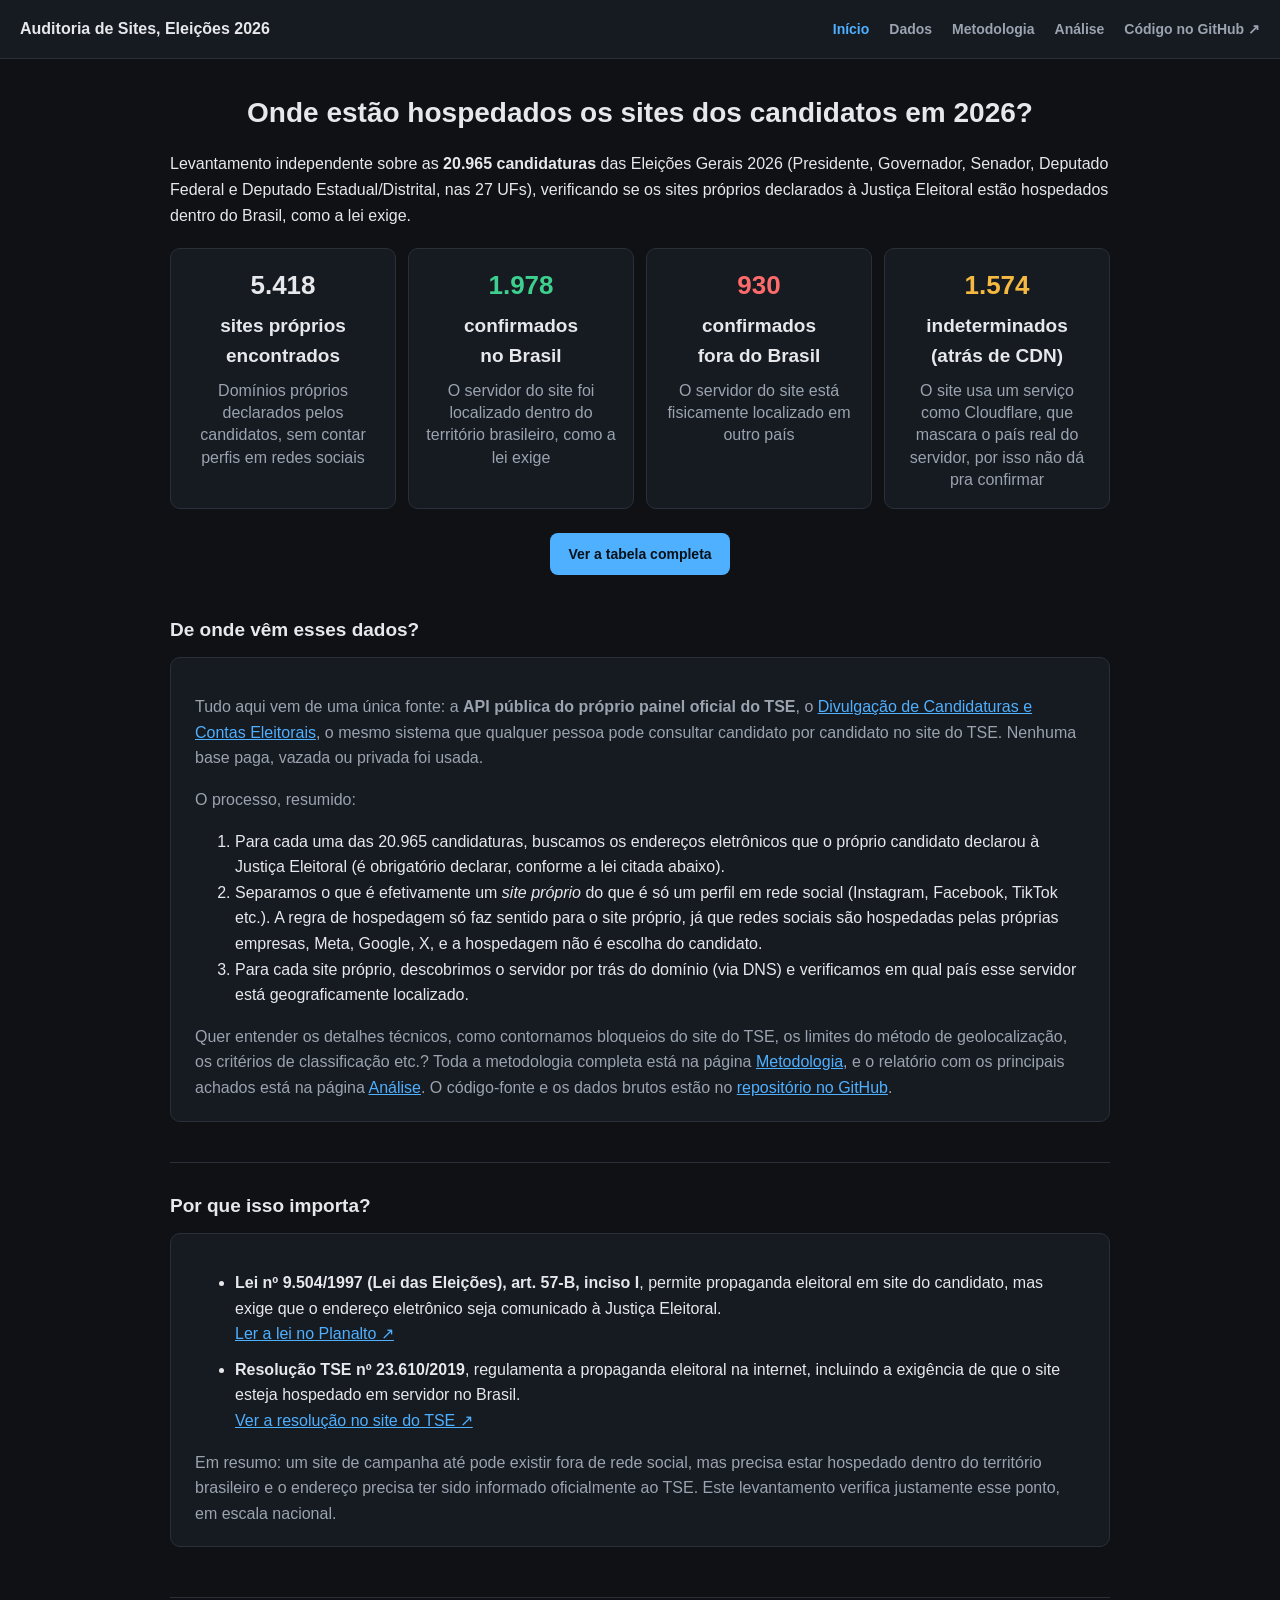
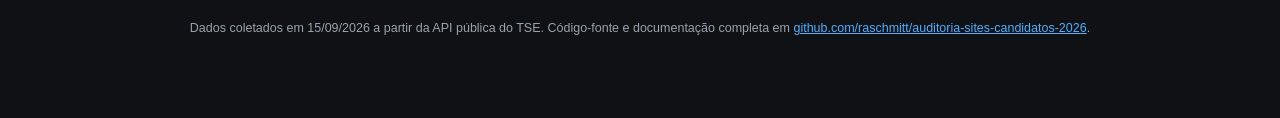
<file: docs/index.html>
<!DOCTYPE html>
<html lang="pt-BR">
<head>
<meta charset="UTF-8">
<meta name="viewport" content="width=device-width, initial-scale=1.0">
<title>Auditoria de Sites de Candidatos 2026</title>
<link rel="stylesheet" href="assets/style.css">
</head>
<body>

<nav class="topbar">
  <span class="brand">Auditoria de Sites, Eleições 2026</span>
  <a href="index.html" class="active">Início</a>
  <a href="dados.html">Dados</a>
  <a href="metodologia.html">Metodologia</a>
  <a href="analise.html">Análise</a>
  <a href="https://github.com/raschmitt/auditoria-sites-candidatos-2026" target="_blank">Código no GitHub ↗</a>
</nav>

<div class="wrap">

  <h1 style="text-align:center;">Onde estão hospedados os sites dos candidatos em 2026?</h1>
  <p class="lead">
    Levantamento independente sobre as <strong>20.965 candidaturas</strong> das
    Eleições Gerais 2026 (Presidente, Governador, Senador, Deputado Federal e
    Deputado Estadual/Distrital, nas 27 UFs), verificando se os sites próprios
    declarados à Justiça Eleitoral estão hospedados dentro do Brasil, como a
    lei exige.
  </p>

  <div class="stat-grid">
    <div class="stat-card">
      <div class="num">5.418</div>
      <div class="lbl">sites próprios encontrados</div>
      <div class="desc">Domínios próprios declarados pelos candidatos, sem contar perfis em redes sociais</div>
    </div>
    <div class="stat-card ok">
      <div class="num">1.978</div>
      <div class="lbl">confirmados<br>no Brasil</div>
      <div class="desc">O servidor do site foi localizado dentro do território brasileiro, como a lei exige</div>
    </div>
    <div class="stat-card bad">
      <div class="num">930</div>
      <div class="lbl">confirmados<br>fora do Brasil</div>
      <div class="desc">O servidor do site está fisicamente localizado em outro país</div>
    </div>
    <div class="stat-card warn">
      <div class="num">1.574</div>
      <div class="lbl">indeterminados (atrás de CDN)</div>
      <div class="desc">O site usa um serviço como Cloudflare, que mascara o país real do servidor, por isso não dá pra confirmar</div>
    </div>
  </div>

  <p style="text-align:center; margin: 24px 0 40px;">
    <a class="btn" href="dados.html">Ver a tabela completa</a>
  </p>

  <h2>De onde vêm esses dados?</h2>
  <div class="card">
    <p>
      Tudo aqui vem de uma única fonte: a <strong>API pública do próprio
      painel oficial do TSE</strong>, o
      <a href="https://divulgacandcontas.tse.jus.br/divulga/" target="_blank">Divulgação de Candidaturas e Contas Eleitorais</a>,
      o mesmo sistema que qualquer pessoa pode consultar candidato por
      candidato no site do TSE. Nenhuma base paga, vazada ou privada foi
      usada.
    </p>
    <p>
      O processo, resumido:
    </p>
    <ol>
      <li>Para cada uma das 20.965 candidaturas, buscamos os endereços
        eletrônicos que o próprio candidato declarou à Justiça Eleitoral
        (é obrigatório declarar, conforme a lei citada abaixo).</li>
      <li>Separamos o que é efetivamente um <em>site próprio</em> do que é só
        um perfil em rede social (Instagram, Facebook, TikTok etc.). A regra
        de hospedagem só faz sentido para o site próprio, já que redes
        sociais são hospedadas pelas próprias empresas, Meta, Google, X,
        e a hospedagem não é escolha do candidato.</li>
      <li>Para cada site próprio, descobrimos o servidor por trás do domínio
        (via DNS) e verificamos em qual país esse servidor está
        geograficamente localizado.</li>
    </ol>
    <p style="margin-bottom:0;">
      Quer entender os detalhes técnicos, como contornamos bloqueios do site
      do TSE, os limites do método de geolocalização, os critérios de
      classificação etc.? Toda a metodologia completa está na página
      <a href="metodologia.html">Metodologia</a>, e o relatório com os
      principais achados está na página <a href="analise.html">Análise</a>.
      O código-fonte e os dados brutos estão no
      <a href="https://github.com/raschmitt/auditoria-sites-candidatos-2026" target="_blank">repositório no GitHub</a>.
    </p>
  </div>

  <h2>Por que isso importa?</h2>
  <div class="card">
    <ul class="legis">
      <li>
        <strong>Lei nº 9.504/1997 (Lei das Eleições), art. 57-B, inciso I</strong>,
        permite propaganda eleitoral em site do candidato, mas exige que o
        endereço eletrônico seja comunicado à Justiça Eleitoral.
        <br><a href="https://www.planalto.gov.br/ccivil_03/leis/l9504.htm" target="_blank">Ler a lei no Planalto ↗</a>
      </li>
      <li>
        <strong>Resolução TSE nº 23.610/2019</strong>, regulamenta a
        propaganda eleitoral na internet, incluindo a exigência de que o
        site esteja hospedado em servidor no Brasil.
        <br><a href="https://www.tse.jus.br/legislacao/compilada/res/2019/resolucao-no-23-610-de-18-de-dezembro-de-2019" target="_blank">Ver a resolução no site do TSE ↗</a>
      </li>
    </ul>
    <p style="margin-bottom:0;">
      Em resumo: um site de campanha até pode existir fora de rede social,
      mas precisa estar hospedado dentro do território brasileiro e o
      endereço precisa ter sido informado oficialmente ao TSE. Este
      levantamento verifica justamente esse ponto, em escala nacional.
    </p>
  </div>

  <footer>
    Dados coletados em 15/09/2026 a partir da API pública do TSE.
    Código-fonte e documentação completa em
    <a href="https://github.com/raschmitt/auditoria-sites-candidatos-2026" target="_blank">github.com/raschmitt/auditoria-sites-candidatos-2026</a>.
  </footer>

</div>
</body>
</html>
</file>
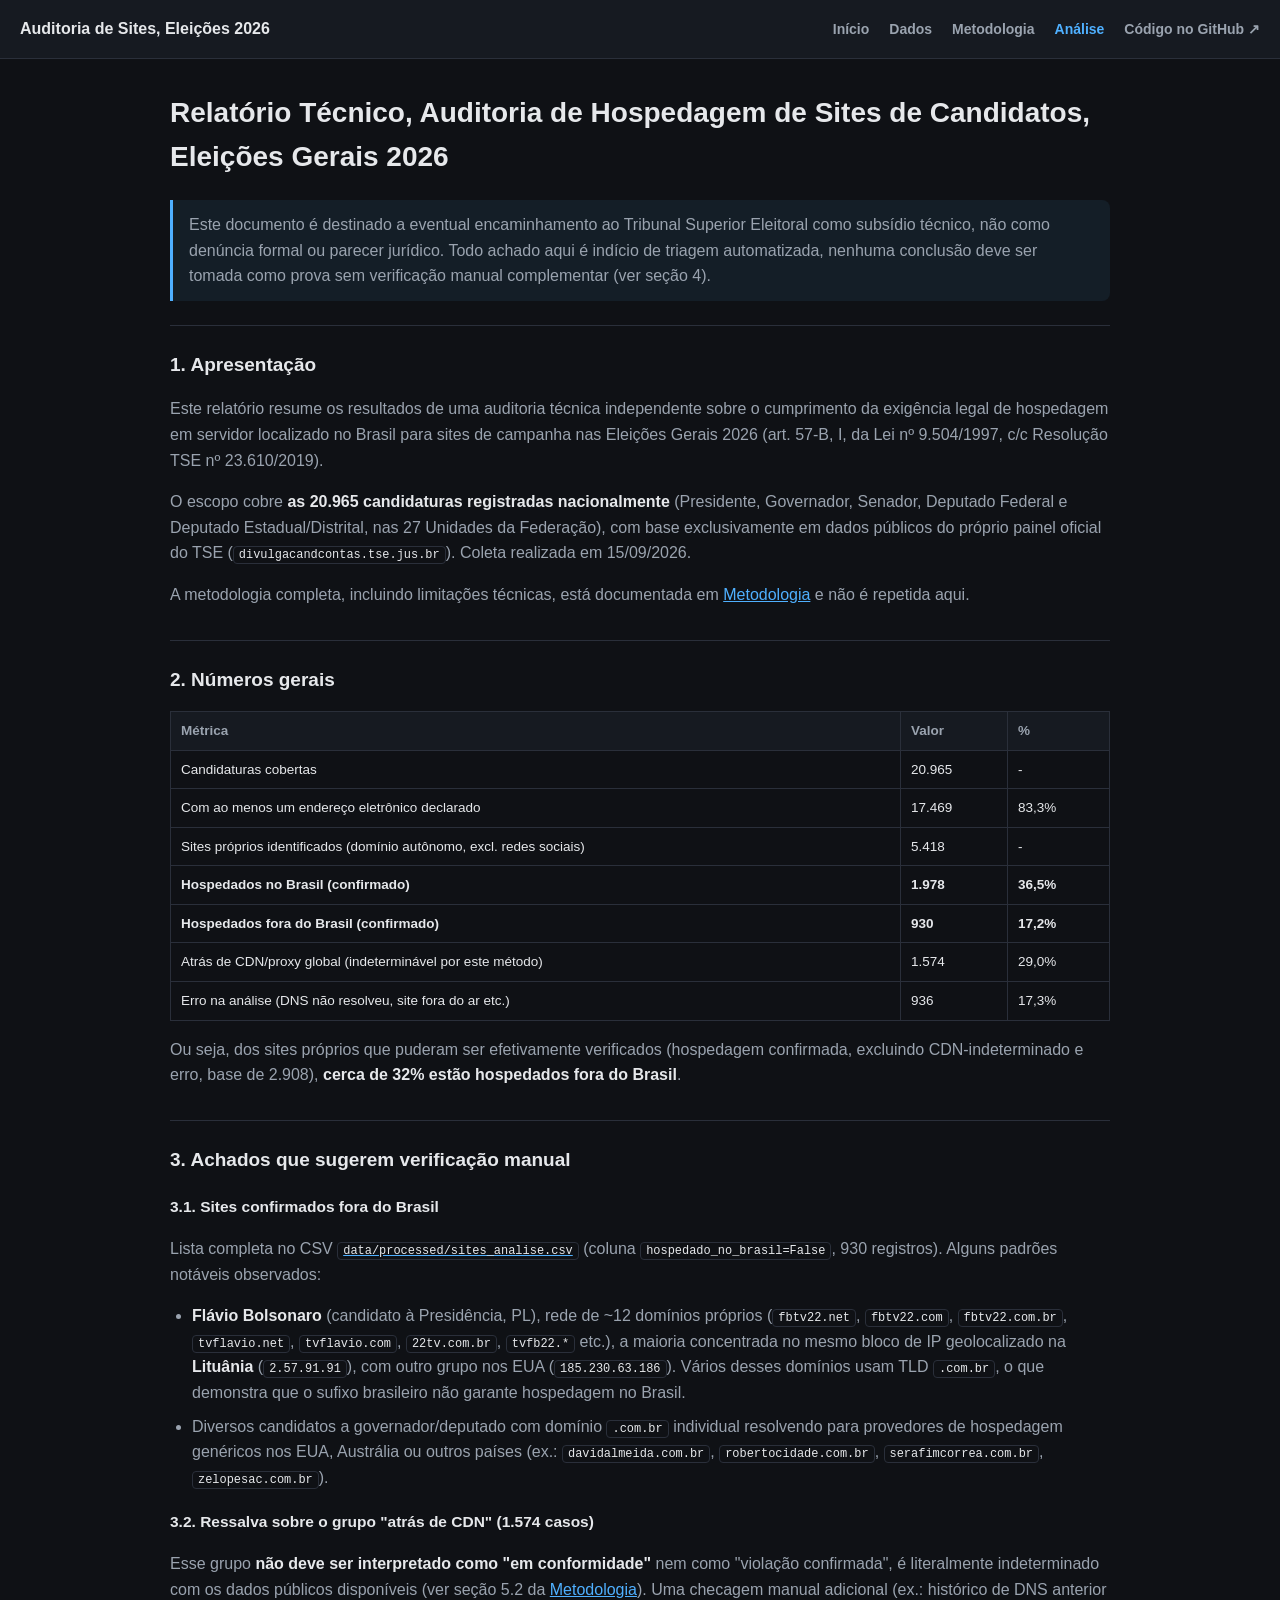
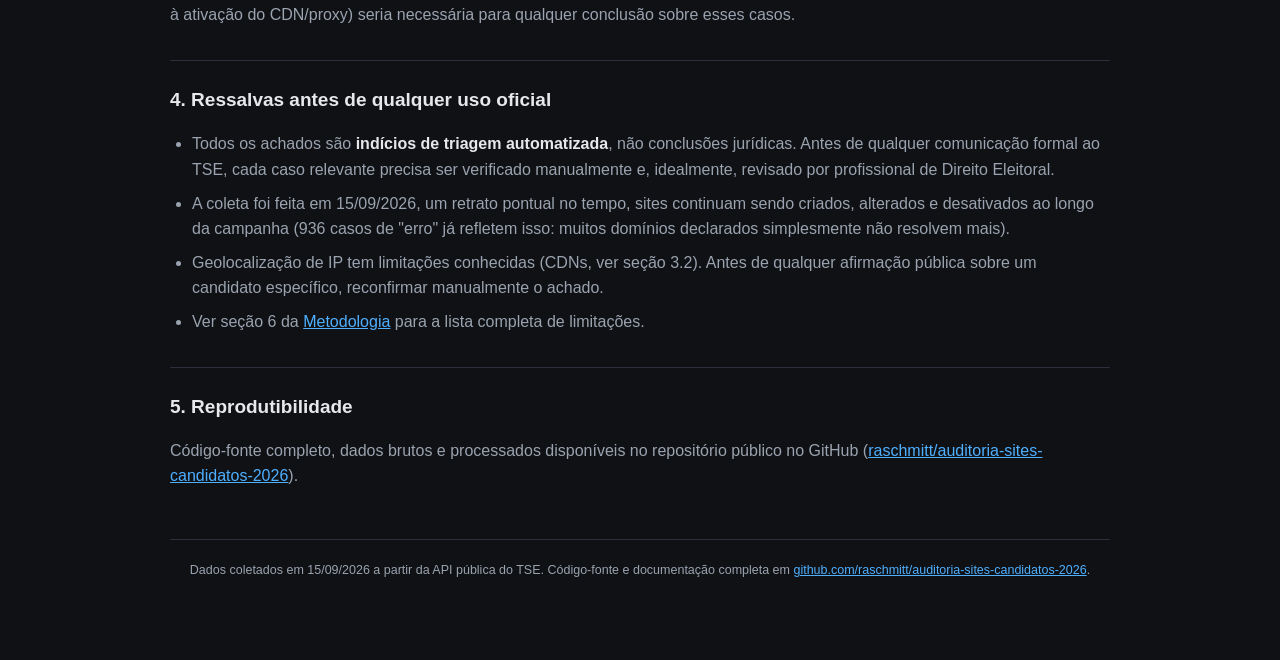
<file: docs/analise.html>
<!DOCTYPE html>
<html lang="pt-BR">
<head>
<meta charset="UTF-8">
<meta name="viewport" content="width=device-width, initial-scale=1.0">
<title>Análise, Auditoria de Sites de Candidatos 2026</title>
<link rel="stylesheet" href="assets/style.css">
</head>
<body>

<nav class="topbar">
  <span class="brand">Auditoria de Sites, Eleições 2026</span>
  <a href="index.html">Início</a>
  <a href="dados.html">Dados</a>
  <a href="metodologia.html">Metodologia</a>
  <a href="analise.html" class="active">Análise</a>
  <a href="https://github.com/raschmitt/auditoria-sites-candidatos-2026" target="_blank">Código no GitHub ↗</a>
</nav>

<div class="wrap prose">

  <h1>Relatório Técnico, Auditoria de Hospedagem de Sites de Candidatos, Eleições Gerais 2026</h1>

  <blockquote>
    <p>
      Este documento é destinado a eventual encaminhamento ao Tribunal
      Superior Eleitoral como subsídio técnico, não como denúncia formal
      ou parecer jurídico. Todo achado aqui é indício de triagem
      automatizada, nenhuma conclusão deve ser tomada como prova sem
      verificação manual complementar (ver seção 4).
    </p>
  </blockquote>

  <h2>1. Apresentação</h2>
  <p>
    Este relatório resume os resultados de uma auditoria técnica
    independente sobre o cumprimento da exigência legal de hospedagem em
    servidor localizado no Brasil para sites de campanha nas Eleições
    Gerais 2026 (art. 57-B, I, da Lei nº 9.504/1997, c/c Resolução TSE
    nº 23.610/2019).
  </p>
  <p>
    O escopo cobre <strong>as 20.965 candidaturas registradas nacionalmente</strong>
    (Presidente, Governador, Senador, Deputado Federal e Deputado
    Estadual/Distrital, nas 27 Unidades da Federação), com base
    exclusivamente em dados públicos do próprio painel oficial do TSE
    (<code>divulgacandcontas.tse.jus.br</code>). Coleta realizada em 15/09/2026.
  </p>
  <p>
    A metodologia completa, incluindo limitações técnicas, está documentada
    em <a href="metodologia.html">Metodologia</a> e não é repetida aqui.
  </p>

  <h2>2. Números gerais</h2>
  <table>
    <thead><tr><th>Métrica</th><th>Valor</th><th>%</th></tr></thead>
    <tbody>
      <tr><td>Candidaturas cobertas</td><td>20.965</td><td>-</td></tr>
      <tr><td>Com ao menos um endereço eletrônico declarado</td><td>17.469</td><td>83,3%</td></tr>
      <tr><td>Sites próprios identificados (domínio autônomo, excl. redes sociais)</td><td>5.418</td><td>-</td></tr>
      <tr><td><strong>Hospedados no Brasil (confirmado)</strong></td><td><strong>1.978</strong></td><td><strong>36,5%</strong></td></tr>
      <tr><td><strong>Hospedados fora do Brasil (confirmado)</strong></td><td><strong>930</strong></td><td><strong>17,2%</strong></td></tr>
      <tr><td>Atrás de CDN/proxy global (indeterminável por este método)</td><td>1.574</td><td>29,0%</td></tr>
      <tr><td>Erro na análise (DNS não resolveu, site fora do ar etc.)</td><td>936</td><td>17,3%</td></tr>
    </tbody>
  </table>
  <p>
    Ou seja, dos sites próprios que puderam ser efetivamente verificados
    (hospedagem confirmada, excluindo CDN-indeterminado e erro, base de
    2.908), <strong>cerca de 32% estão hospedados fora do Brasil</strong>.
  </p>

  <h2>3. Achados que sugerem verificação manual</h2>

  <h3>3.1. Sites confirmados fora do Brasil</h3>
  <p>
    Lista completa no CSV
    <a href="https://github.com/raschmitt/auditoria-sites-candidatos-2026/blob/master/data/processed/sites_analise.csv" target="_blank"><code>data/processed/sites_analise.csv</code></a>
    (coluna <code>hospedado_no_brasil=False</code>, 930 registros).
    Alguns padrões notáveis observados:
  </p>
  <ul>
    <li><strong>Flávio Bolsonaro</strong> (candidato à Presidência, PL), rede de ~12
      domínios próprios (<code>fbtv22.net</code>, <code>fbtv22.com</code>, <code>fbtv22.com.br</code>,
      <code>tvflavio.net</code>, <code>tvflavio.com</code>, <code>22tv.com.br</code>, <code>tvfb22.*</code> etc.),
      a maioria concentrada no mesmo bloco de IP geolocalizado na
      <strong>Lituânia</strong> (<code>2.57.91.91</code>), com outro grupo nos EUA
      (<code>185.230.63.186</code>). Vários desses domínios usam TLD <code>.com.br</code>, o que
      demonstra que o sufixo brasileiro não garante hospedagem no Brasil.</li>
    <li>Diversos candidatos a governador/deputado com domínio <code>.com.br</code>
      individual resolvendo para provedores de hospedagem genéricos nos
      EUA, Austrália ou outros países (ex.: <code>davidalmeida.com.br</code>,
      <code>robertocidade.com.br</code>, <code>serafimcorrea.com.br</code>, <code>zelopesac.com.br</code>).</li>
  </ul>

  <h3>3.2. Ressalva sobre o grupo "atrás de CDN" (1.574 casos)</h3>
  <p>
    Esse grupo <strong>não deve ser interpretado como "em conformidade"</strong> nem
    como "violação confirmada", é literalmente indeterminado com os dados
    públicos disponíveis (ver seção 5.2 da <a href="metodologia.html">Metodologia</a>).
    Uma checagem manual adicional (ex.: histórico de DNS anterior à ativação
    do CDN/proxy) seria necessária para qualquer conclusão sobre esses casos.
  </p>

  <h2>4. Ressalvas antes de qualquer uso oficial</h2>
  <ul>
    <li>Todos os achados são <strong>indícios de triagem automatizada</strong>, não
      conclusões jurídicas. Antes de qualquer comunicação formal ao TSE,
      cada caso relevante precisa ser verificado manualmente e, idealmente,
      revisado por profissional de Direito Eleitoral.</li>
    <li>A coleta foi feita em 15/09/2026, um retrato pontual no tempo, sites
      continuam sendo criados, alterados e desativados ao longo da campanha
      (936 casos de "erro" já refletem isso: muitos domínios declarados
      simplesmente não resolvem mais).</li>
    <li>Geolocalização de IP tem limitações conhecidas (CDNs, ver seção 3.2).
      Antes de qualquer afirmação pública sobre um candidato específico,
      reconfirmar manualmente o achado.</li>
    <li>Ver seção 6 da <a href="metodologia.html">Metodologia</a> para a lista completa de limitações.</li>
  </ul>

  <h2>5. Reprodutibilidade</h2>
  <p>
    Código-fonte completo, dados brutos e processados disponíveis no
    repositório público no GitHub
    (<a href="https://github.com/raschmitt/auditoria-sites-candidatos-2026" target="_blank">raschmitt/auditoria-sites-candidatos-2026</a>).
  </p>

  <footer>
    Dados coletados em 15/09/2026 a partir da API pública do TSE.
    Código-fonte e documentação completa em
    <a href="https://github.com/raschmitt/auditoria-sites-candidatos-2026" target="_blank">github.com/raschmitt/auditoria-sites-candidatos-2026</a>.
  </footer>

</div>
</body>
</html>
</file>
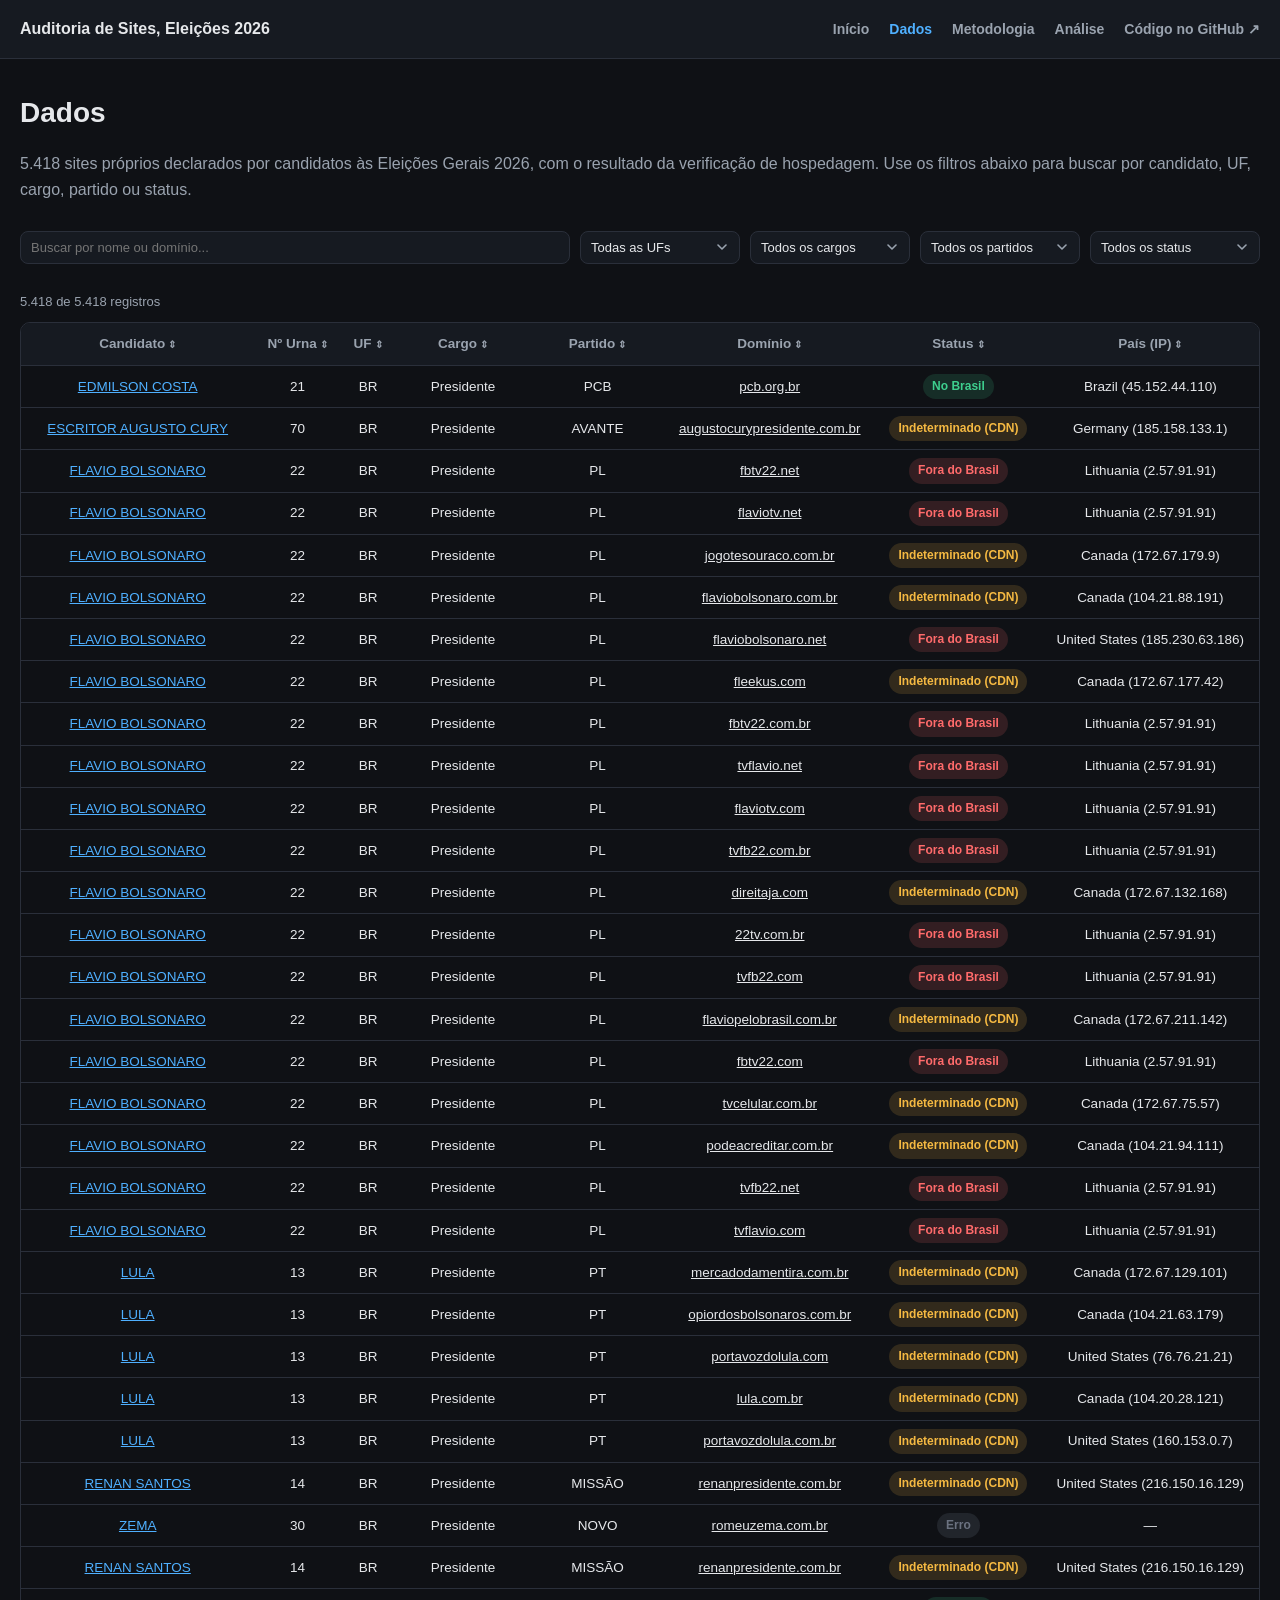
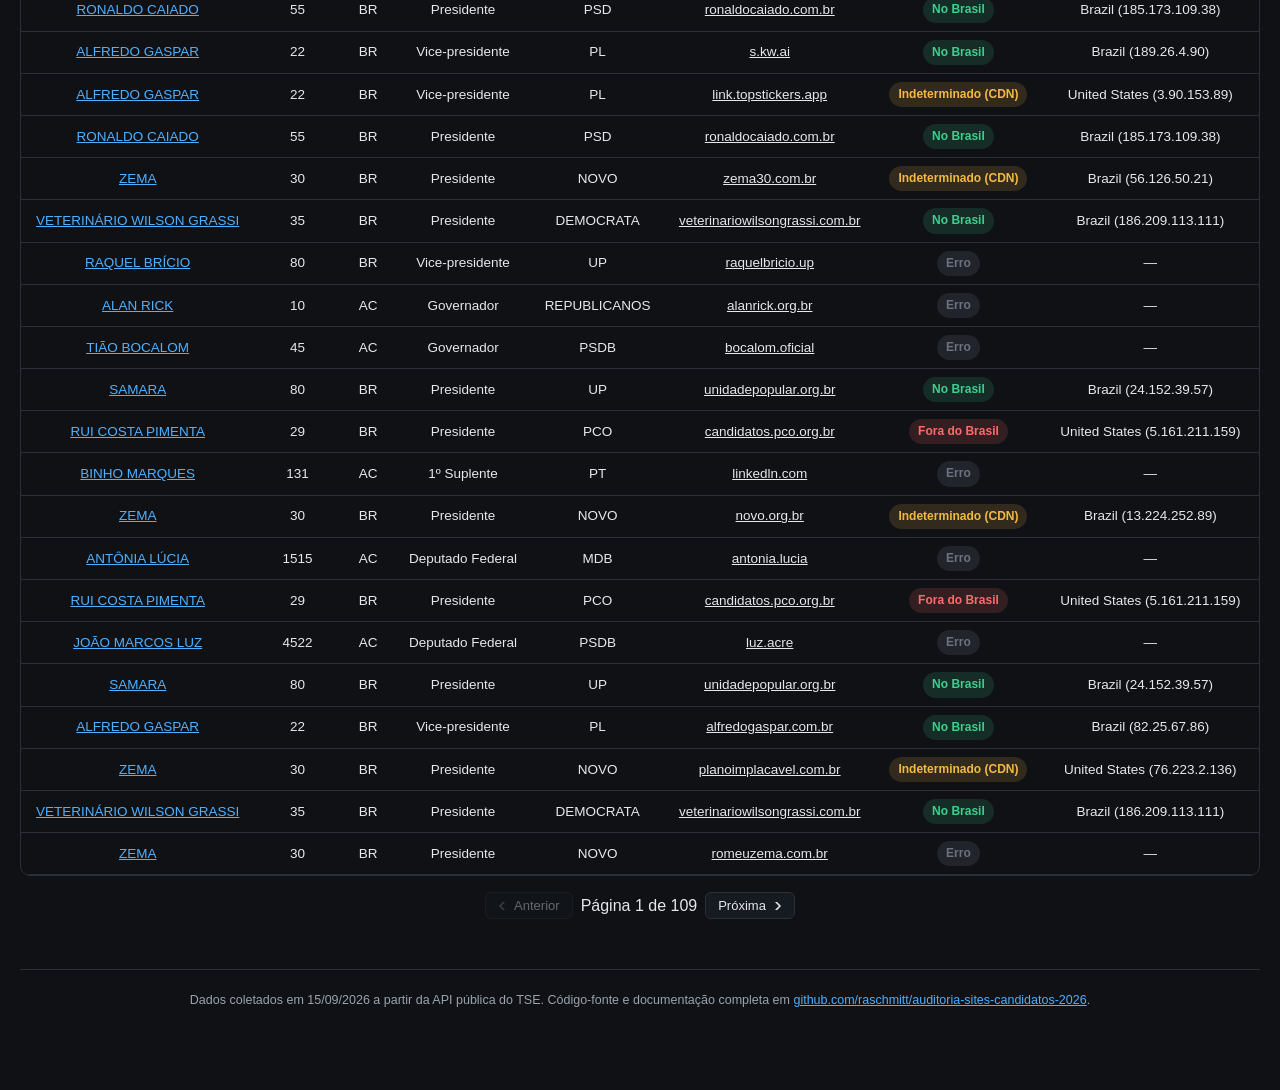
<file: docs/dados.html>
<!DOCTYPE html>
<html lang="pt-BR">
<head>
<meta charset="UTF-8">
<meta name="viewport" content="width=device-width, initial-scale=1.0">
<title>Dados, Auditoria de Sites de Candidatos 2026</title>
<link rel="stylesheet" href="assets/style.css">
</head>
<body>

<nav class="topbar">
  <span class="brand">Auditoria de Sites, Eleições 2026</span>
  <a href="index.html">Início</a>
  <a href="dados.html" class="active">Dados</a>
  <a href="metodologia.html">Metodologia</a>
  <a href="analise.html">Análise</a>
  <a href="https://github.com/raschmitt/auditoria-sites-candidatos-2026" target="_blank">Código no GitHub ↗</a>
</nav>

<div class="wrap wide">
  <h1>Dados</h1>
  <p>5.418 sites próprios declarados por candidatos às Eleições Gerais 2026,
  com o resultado da verificação de hospedagem. Use os filtros abaixo para
  buscar por candidato, UF, cargo, partido ou status.</p>

  <div class="filters">
    <input type="search" id="f-busca" placeholder="Buscar por nome ou domínio...">
    <select id="f-uf"><option value="">Todas as UFs</option></select>
    <select id="f-cargo"><option value="">Todos os cargos</option></select>
    <select id="f-partido"><option value="">Todos os partidos</option></select>
    <select id="f-status">
      <option value="">Todos os status</option>
      <option value="br">No Brasil</option>
      <option value="fora">Fora do Brasil</option>
      <option value="cdn">Indeterminado (CDN)</option>
      <option value="erro">Erro</option>
    </select>
  </div>

  <div class="count-line" id="count-line">Carregando dados...</div>

  <div class="table-scroll">
    <table>
      <thead>
        <tr>
          <th data-sort="nome_urna">Candidato<span class="sort-arrow"></span></th>
          <th data-sort="numero">Nº Urna<span class="sort-arrow"></span></th>
          <th data-sort="uf">UF<span class="sort-arrow"></span></th>
          <th data-sort="cargo_nome">Cargo<span class="sort-arrow"></span></th>
          <th data-sort="partido_sigla">Partido<span class="sort-arrow"></span></th>
          <th data-sort="dominio">Domínio<span class="sort-arrow"></span></th>
          <th data-sort="_status">Status<span class="sort-arrow"></span></th>
          <th data-sort="pais">País (IP)<span class="sort-arrow"></span></th>
        </tr>
      </thead>
      <tbody id="tbody"></tbody>
    </table>
  </div>

  <div class="pagination">
    <button id="btn-prev"><span class="chevron"></span> Anterior</button>
    <span id="page-info"></span>
    <button id="btn-next">Próxima <span class="chevron"></span></button>
  </div>

  <footer>
    Dados coletados em 15/09/2026 a partir da API pública do TSE.
    Código-fonte e documentação completa em
    <a href="https://github.com/raschmitt/auditoria-sites-candidatos-2026" target="_blank">github.com/raschmitt/auditoria-sites-candidatos-2026</a>.
  </footer>
</div>

<script>
const ELEICAO_ID = '20322002026';
const UF_REGIAO = {
  BR: 'BR',
  AC: 'NORTE', AM: 'NORTE', AP: 'NORTE', PA: 'NORTE', RO: 'NORTE', RR: 'NORTE', TO: 'NORTE',
  AL: 'NORDESTE', BA: 'NORDESTE', CE: 'NORDESTE', MA: 'NORDESTE', PB: 'NORDESTE',
  PE: 'NORDESTE', PI: 'NORDESTE', RN: 'NORDESTE', SE: 'NORDESTE',
  DF: 'CENTROOESTE', GO: 'CENTROOESTE', MS: 'CENTROOESTE', MT: 'CENTROOESTE',
  ES: 'SUDESTE', MG: 'SUDESTE', RJ: 'SUDESTE', SP: 'SUDESTE',
  PR: 'SUL', RS: 'SUL', SC: 'SUL',
};
function linkTse(r) {
  const regiao = UF_REGIAO[r.uf] || r.uf;
  return `https://divulgacandcontas.tse.jus.br/divulga/#/candidato/${regiao}/${r.uf}/${ELEICAO_ID}/${r.candidato_id}/2026/${r.uf}`;
}

const PAGE_SIZE = 50;
let ALL = [];
let FILTERED = [];
let page = 0;
let sortCol = null;
let sortDir = 1; // 1 = crescente, -1 = decrescente

function statusDe(r) {
  if (r.hospedado_no_brasil === 'True') return 'br';
  if (r.hospedado_no_brasil === 'False') return 'fora';
  if (r.atras_de_cdn_proxy) return 'cdn';
  if (r.hospedagem_erro) return 'erro';
  return 'outro';
}
function statusLabel(s) {
  return {br: 'No Brasil', fora: 'Fora do Brasil', cdn: 'Indeterminado (CDN)', erro: 'Erro', outro: '—'}[s] || '—';
}

function preencherSelect(id, valores) {
  const sel = document.getElementById(id);
  [...new Set(valores)].filter(Boolean).sort().forEach(v => {
    const opt = document.createElement('option');
    opt.value = v; opt.textContent = v;
    sel.appendChild(opt);
  });
}

function aplicarFiltros() {
  const busca = document.getElementById('f-busca').value.trim().toLowerCase();
  const uf = document.getElementById('f-uf').value;
  const cargo = document.getElementById('f-cargo').value;
  const partido = document.getElementById('f-partido').value;
  const status = document.getElementById('f-status').value;

  FILTERED = ALL.filter(r => {
    if (uf && r.uf !== uf) return false;
    if (cargo && r.cargo_nome !== cargo) return false;
    if (partido && r.partido_sigla !== partido) return false;
    if (status && statusDe(r) !== status) return false;
    if (busca) {
      const alvo = (r.nome_urna + ' ' + r.dominio + ' ' + r.numero).toLowerCase();
      if (!alvo.includes(busca)) return false;
    }
    return true;
  });
  page = 0;
  aplicarOrdenacao();
}

function valorParaOrdenar(r, col) {
  if (col === '_status') return statusLabel(statusDe(r));
  const v = r[col];
  return (v == null ? '' : String(v)).toLowerCase();
}

function aplicarOrdenacao() {
  if (sortCol) {
    FILTERED = FILTERED.slice().sort((a, b) => {
      const va = valorParaOrdenar(a, sortCol);
      const vb = valorParaOrdenar(b, sortCol);
      if (va < vb) return -1 * sortDir;
      if (va > vb) return 1 * sortDir;
      return 0;
    });
  }
  atualizarSetas();
  render();
}

function atualizarSetas() {
  document.querySelectorAll('th[data-sort]').forEach(th => {
    const arrow = th.querySelector('.sort-arrow');
    if (th.dataset.sort === sortCol) {
      arrow.textContent = sortDir === 1 ? ' ▲' : ' ▼';
    } else {
      arrow.textContent = ' ⇕';
    }
  });
}

document.querySelectorAll('th[data-sort]').forEach(th => {
  th.addEventListener('click', () => {
    const col = th.dataset.sort;
    if (sortCol === col) {
      sortDir = -sortDir;
    } else {
      sortCol = col;
      sortDir = 1;
    }
    page = 0;
    aplicarOrdenacao();
  });
});

function render() {
  const tbody = document.getElementById('tbody');
  const start = page * PAGE_SIZE;
  const rows = FILTERED.slice(start, start + PAGE_SIZE);
  tbody.innerHTML = rows.map(r => {
    const s = statusDe(r);
    const pais = r.pais ? `${r.pais}${r.ip ? ' ('+r.ip+')' : ''}` : (r.hospedagem_erro ? '—' : (r.atras_de_cdn_proxy || '—'));
    return `<tr>
      <td><a href="${linkTse(r)}" target="_blank" rel="noopener" title="Ver candidato no TSE">${esc(r.nome_urna)}</a></td>
      <td>${esc(r.numero)}</td>
      <td>${esc(r.uf)}</td>
      <td>${esc(r.cargo_nome)}</td>
      <td>${esc(r.partido_sigla)}</td>
      <td class="dom"><a href="https://${esc(r.dominio)}" target="_blank" rel="noopener">${esc(r.dominio)}</a></td>
      <td><span class="badge ${s}">${statusLabel(s)}</span></td>
      <td>${esc(pais)}</td>
    </tr>`;
  }).join('');

  const totalPaginas = Math.max(1, Math.ceil(FILTERED.length / PAGE_SIZE));
  document.getElementById('page-info').textContent = `Página ${page + 1} de ${totalPaginas}`;
  document.getElementById('btn-prev').disabled = page === 0;
  document.getElementById('btn-next').disabled = page >= totalPaginas - 1;
  document.getElementById('count-line').textContent =
    `${FILTERED.length.toLocaleString('pt-BR')} de ${ALL.length.toLocaleString('pt-BR')} registros`;
}

function esc(s) {
  if (s == null) return '';
  return String(s).replace(/[&<>"']/g, c => ({'&':'&amp;','<':'&lt;','>':'&gt;','"':'&quot;',"'":'&#39;'}[c]));
}

document.getElementById('btn-prev').addEventListener('click', () => { if (page > 0) { page--; render(); } });
document.getElementById('btn-next').addEventListener('click', () => {
  const totalPaginas = Math.ceil(FILTERED.length / PAGE_SIZE);
  if (page < totalPaginas - 1) { page++; render(); }
});
['f-busca','f-uf','f-cargo','f-partido','f-status'].forEach(id => {
  document.getElementById(id).addEventListener('input', aplicarFiltros);
});

fetch('data/sites_analise.json')
  .then(r => r.json())
  .then(data => {
    ALL = data;
    FILTERED = data;
    preencherSelect('f-uf', ALL.map(r => r.uf));
    preencherSelect('f-cargo', ALL.map(r => r.cargo_nome));
    preencherSelect('f-partido', ALL.map(r => r.partido_sigla));
    atualizarSetas();
    render();
  })
  .catch(err => {
    document.getElementById('count-line').textContent = 'Erro ao carregar dados: ' + err;
  });
</script>

</body>
</html>
</file>
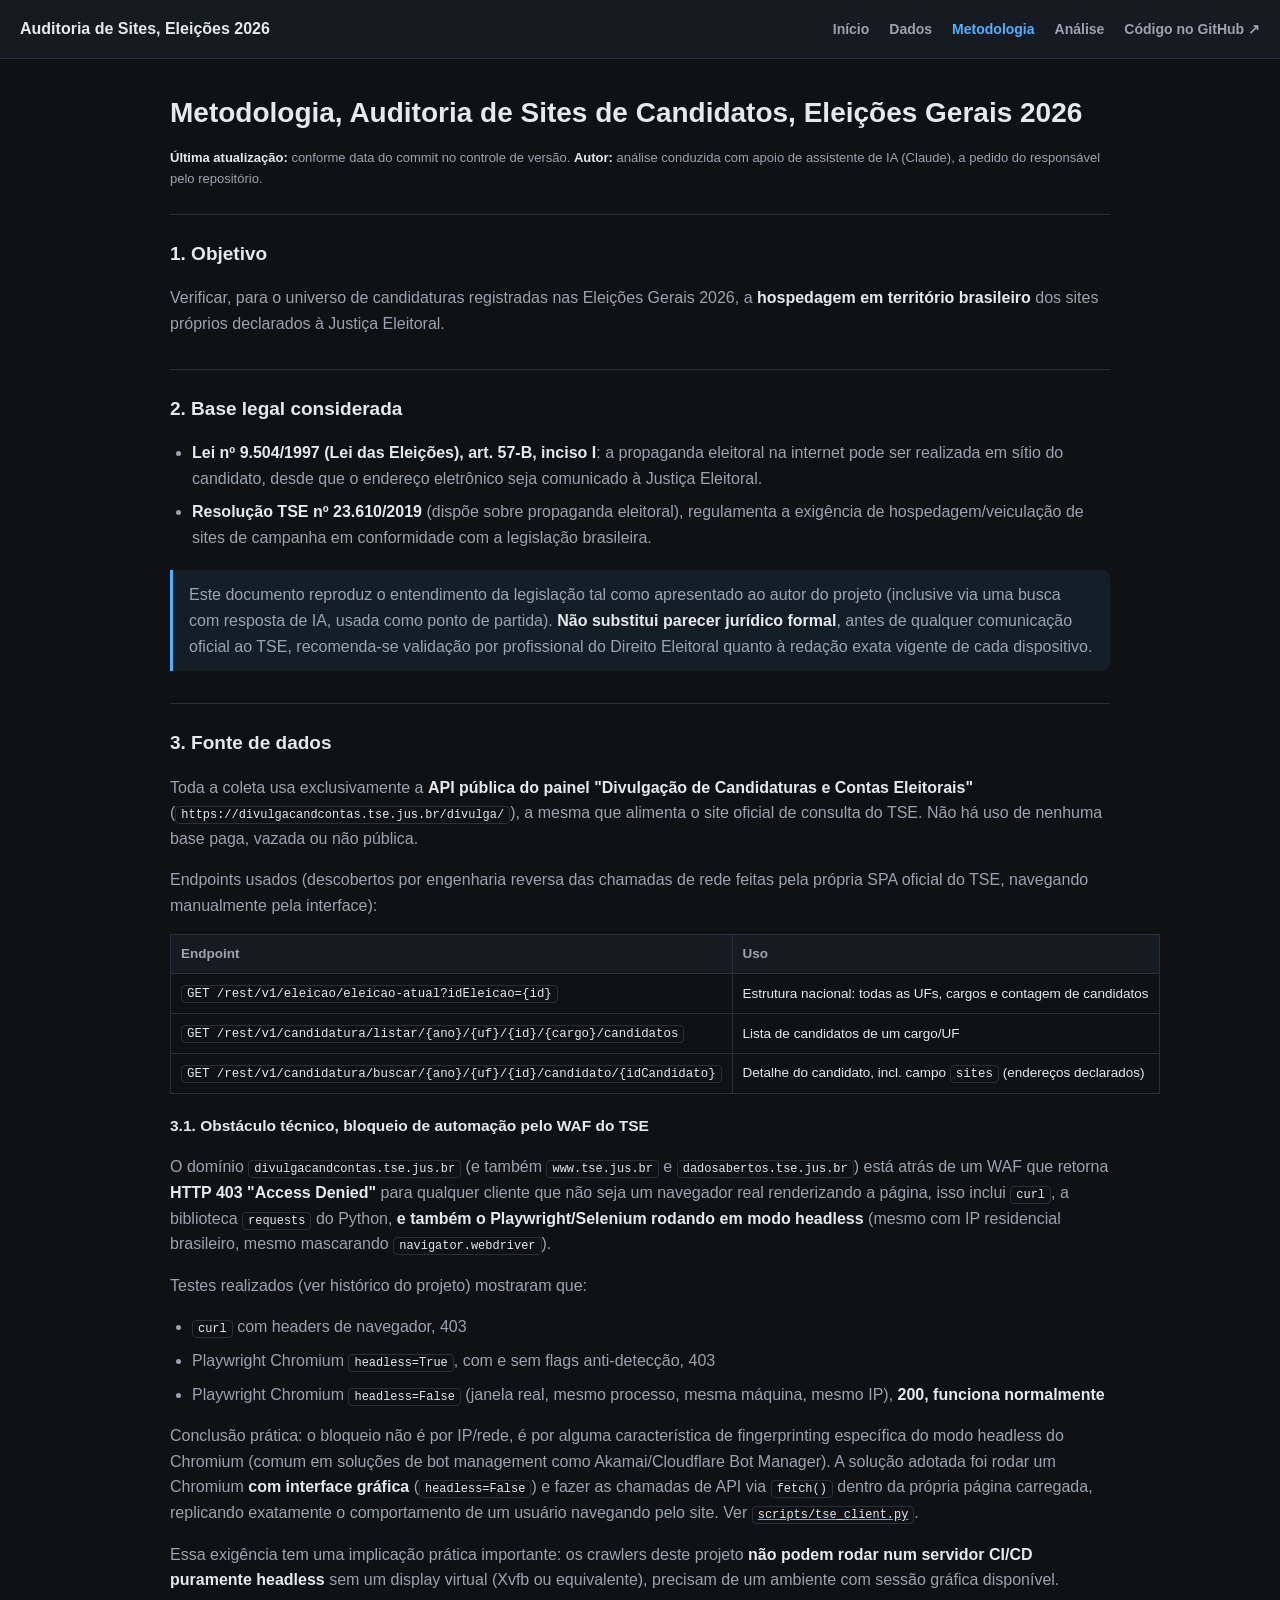
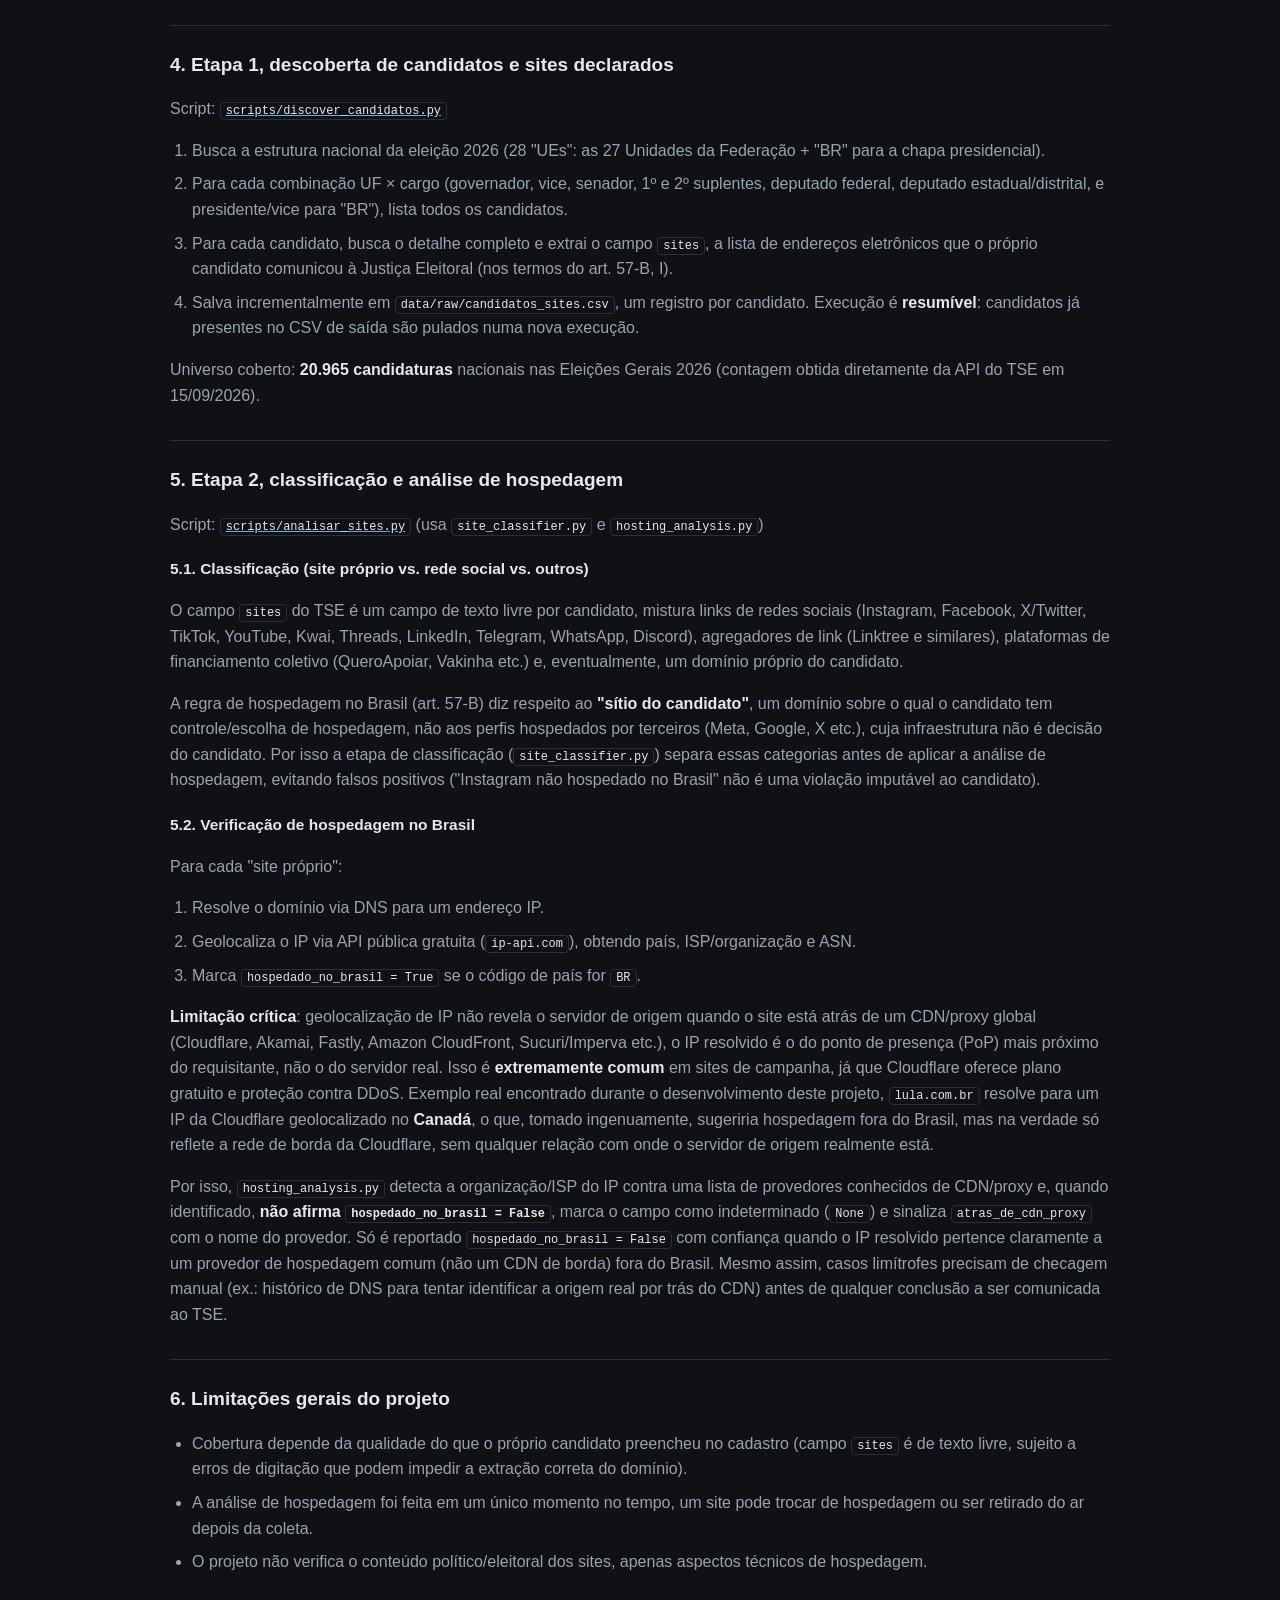
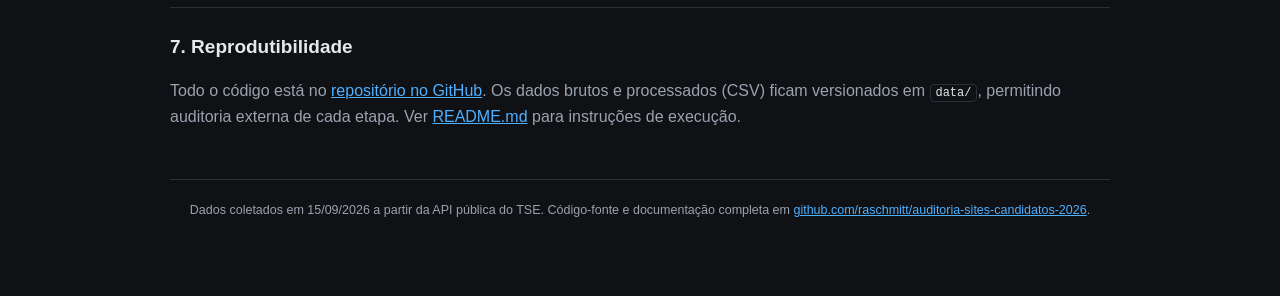
<file: docs/metodologia.html>
<!DOCTYPE html>
<html lang="pt-BR">
<head>
<meta charset="UTF-8">
<meta name="viewport" content="width=device-width, initial-scale=1.0">
<title>Metodologia, Auditoria de Sites de Candidatos 2026</title>
<link rel="stylesheet" href="assets/style.css">
</head>
<body>

<nav class="topbar">
  <span class="brand">Auditoria de Sites, Eleições 2026</span>
  <a href="index.html">Início</a>
  <a href="dados.html">Dados</a>
  <a href="metodologia.html" class="active">Metodologia</a>
  <a href="analise.html">Análise</a>
  <a href="https://github.com/raschmitt/auditoria-sites-candidatos-2026" target="_blank">Código no GitHub ↗</a>
</nav>

<div class="wrap prose">

  <h1>Metodologia, Auditoria de Sites de Candidatos, Eleições Gerais 2026</h1>
  <p class="meta">
    <strong>Última atualização:</strong> conforme data do commit no controle de versão.
    <strong>Autor:</strong> análise conduzida com apoio de assistente de IA (Claude), a pedido do responsável pelo repositório.
  </p>

  <h2>1. Objetivo</h2>
  <p>
    Verificar, para o universo de candidaturas registradas nas Eleições
    Gerais 2026, a <strong>hospedagem em território brasileiro</strong> dos sites
    próprios declarados à Justiça Eleitoral.
  </p>

  <h2>2. Base legal considerada</h2>
  <ul>
    <li><strong>Lei nº 9.504/1997 (Lei das Eleições), art. 57-B, inciso I</strong>: a
      propaganda eleitoral na internet pode ser realizada em sítio do
      candidato, desde que o endereço eletrônico seja comunicado à Justiça
      Eleitoral.</li>
    <li><strong>Resolução TSE nº 23.610/2019</strong> (dispõe sobre propaganda eleitoral),
      regulamenta a exigência de hospedagem/veiculação de sites de campanha
      em conformidade com a legislação brasileira.</li>
  </ul>
  <blockquote>
    <p>
      Este documento reproduz o entendimento da legislação tal como
      apresentado ao autor do projeto (inclusive via uma busca com resposta
      de IA, usada como ponto de partida). <strong>Não substitui parecer jurídico
      formal</strong>, antes de qualquer comunicação oficial ao TSE, recomenda-se
      validação por profissional do Direito Eleitoral quanto à redação exata
      vigente de cada dispositivo.
    </p>
  </blockquote>

  <h2>3. Fonte de dados</h2>
  <p>
    Toda a coleta usa exclusivamente a <strong>API pública do painel
    "Divulgação de Candidaturas e Contas Eleitorais"</strong>
    (<code>https://divulgacandcontas.tse.jus.br/divulga/</code>), a mesma que alimenta
    o site oficial de consulta do TSE. Não há uso de nenhuma base paga,
    vazada ou não pública.
  </p>
  <p>
    Endpoints usados (descobertos por engenharia reversa das chamadas de
    rede feitas pela própria SPA oficial do TSE, navegando manualmente pela
    interface):
  </p>
  <table>
    <thead><tr><th>Endpoint</th><th>Uso</th></tr></thead>
    <tbody>
      <tr><td><code>GET /rest/v1/eleicao/eleicao-atual?idEleicao={id}</code></td><td>Estrutura nacional: todas as UFs, cargos e contagem de candidatos</td></tr>
      <tr><td><code>GET /rest/v1/candidatura/listar/{ano}/{uf}/{id}/{cargo}/candidatos</code></td><td>Lista de candidatos de um cargo/UF</td></tr>
      <tr><td><code>GET /rest/v1/candidatura/buscar/{ano}/{uf}/{id}/candidato/{idCandidato}</code></td><td>Detalhe do candidato, incl. campo <code>sites</code> (endereços declarados)</td></tr>
    </tbody>
  </table>

  <h3>3.1. Obstáculo técnico, bloqueio de automação pelo WAF do TSE</h3>
  <p>
    O domínio <code>divulgacandcontas.tse.jus.br</code> (e também <code>www.tse.jus.br</code> e
    <code>dadosabertos.tse.jus.br</code>) está atrás de um WAF que retorna
    <strong>HTTP 403 "Access Denied"</strong> para qualquer cliente que não seja um
    navegador real renderizando a página, isso inclui <code>curl</code>, a biblioteca
    <code>requests</code> do Python, <strong>e também o Playwright/Selenium rodando em modo
    headless</strong> (mesmo com IP residencial brasileiro, mesmo mascarando
    <code>navigator.webdriver</code>).
  </p>
  <p>Testes realizados (ver histórico do projeto) mostraram que:</p>
  <ul>
    <li><code>curl</code> com headers de navegador, 403</li>
    <li>Playwright Chromium <code>headless=True</code>, com e sem flags anti-detecção, 403</li>
    <li>Playwright Chromium <code>headless=False</code> (janela real, mesmo processo,
      mesma máquina, mesmo IP), <strong>200, funciona normalmente</strong></li>
  </ul>
  <p>
    Conclusão prática: o bloqueio não é por IP/rede, é por alguma
    característica de fingerprinting específica do modo headless do
    Chromium (comum em soluções de bot management como Akamai/Cloudflare
    Bot Manager). A solução adotada foi rodar um Chromium <strong>com interface
    gráfica</strong> (<code>headless=False</code>) e fazer as chamadas de API via <code>fetch()</code>
    dentro da própria página carregada, replicando exatamente o
    comportamento de um usuário navegando pelo site. Ver
    <a href="https://github.com/raschmitt/auditoria-sites-candidatos-2026/blob/master/scripts/tse_client.py" target="_blank"><code>scripts/tse_client.py</code></a>.
  </p>
  <p>
    Essa exigência tem uma implicação prática importante: os crawlers deste
    projeto <strong>não podem rodar num servidor CI/CD puramente headless</strong> sem um
    display virtual (Xvfb ou equivalente), precisam de um ambiente com
    sessão gráfica disponível.
  </p>

  <h2>4. Etapa 1, descoberta de candidatos e sites declarados</h2>
  <p>Script: <a href="https://github.com/raschmitt/auditoria-sites-candidatos-2026/blob/master/scripts/discover_candidatos.py" target="_blank"><code>scripts/discover_candidatos.py</code></a></p>
  <ol>
    <li>Busca a estrutura nacional da eleição 2026 (28 "UEs": as 27
      Unidades da Federação + "BR" para a chapa presidencial).</li>
    <li>Para cada combinação UF × cargo (governador, vice, senador, 1º e 2º
      suplentes, deputado federal, deputado estadual/distrital, e
      presidente/vice para "BR"), lista todos os candidatos.</li>
    <li>Para cada candidato, busca o detalhe completo e extrai o campo
      <code>sites</code>, a lista de endereços eletrônicos que o próprio candidato
      comunicou à Justiça Eleitoral (nos termos do art. 57-B, I).</li>
    <li>Salva incrementalmente em <code>data/raw/candidatos_sites.csv</code>, um
      registro por candidato. Execução é <strong>resumível</strong>: candidatos já
      presentes no CSV de saída são pulados numa nova execução.</li>
  </ol>
  <p>
    Universo coberto: <strong>20.965 candidaturas</strong> nacionais nas Eleições Gerais
    2026 (contagem obtida diretamente da API do TSE em 15/09/2026).
  </p>

  <h2>5. Etapa 2, classificação e análise de hospedagem</h2>
  <p>Script: <a href="https://github.com/raschmitt/auditoria-sites-candidatos-2026/blob/master/scripts/analisar_sites.py" target="_blank"><code>scripts/analisar_sites.py</code></a> (usa <code>site_classifier.py</code> e <code>hosting_analysis.py</code>)</p>

  <h3>5.1. Classificação (site próprio vs. rede social vs. outros)</h3>
  <p>
    O campo <code>sites</code> do TSE é um campo de texto livre por candidato, mistura
    links de redes sociais (Instagram, Facebook, X/Twitter, TikTok, YouTube,
    Kwai, Threads, LinkedIn, Telegram, WhatsApp, Discord), agregadores de
    link (Linktree e similares), plataformas de financiamento coletivo
    (QueroApoiar, Vakinha etc.) e, eventualmente, um domínio próprio do
    candidato.
  </p>
  <p>
    A regra de hospedagem no Brasil (art. 57-B) diz respeito ao <strong>"sítio do
    candidato"</strong>, um domínio sobre o qual o candidato tem controle/escolha
    de hospedagem, não aos perfis hospedados por terceiros (Meta, Google,
    X etc.), cuja infraestrutura não é decisão do candidato. Por isso a
    etapa de classificação (<code>site_classifier.py</code>) separa essas categorias
    antes de aplicar a análise de hospedagem, evitando falsos positivos
    ("Instagram não hospedado no Brasil" não é uma violação imputável ao
    candidato).
  </p>

  <h3>5.2. Verificação de hospedagem no Brasil</h3>
  <p>Para cada "site próprio":</p>
  <ol>
    <li>Resolve o domínio via DNS para um endereço IP.</li>
    <li>Geolocaliza o IP via API pública gratuita (<code>ip-api.com</code>), obtendo
      país, ISP/organização e ASN.</li>
    <li>Marca <code>hospedado_no_brasil = True</code> se o código de país for <code>BR</code>.</li>
  </ol>
  <p>
    <strong>Limitação crítica</strong>: geolocalização de IP não revela o servidor de
    origem quando o site está atrás de um CDN/proxy global (Cloudflare,
    Akamai, Fastly, Amazon CloudFront, Sucuri/Imperva etc.), o IP
    resolvido é o do ponto de presença (PoP) mais próximo do requisitante,
    não o do servidor real. Isso é <strong>extremamente comum</strong> em sites de
    campanha, já que Cloudflare oferece plano gratuito e proteção contra
    DDoS. Exemplo real encontrado durante o desenvolvimento deste projeto,
    <code>lula.com.br</code> resolve para um IP da Cloudflare geolocalizado no
    <strong>Canadá</strong>, o que, tomado ingenuamente, sugeriria hospedagem fora do
    Brasil, mas na verdade só reflete a rede de borda da Cloudflare, sem
    qualquer relação com onde o servidor de origem realmente está.
  </p>
  <p>
    Por isso, <code>hosting_analysis.py</code> detecta a organização/ISP do IP contra
    uma lista de provedores conhecidos de CDN/proxy e, quando identificado,
    <strong>não afirma <code>hospedado_no_brasil = False</code></strong>, marca o campo como
    indeterminado (<code>None</code>) e sinaliza <code>atras_de_cdn_proxy</code> com o nome do
    provedor. Só é reportado <code>hospedado_no_brasil = False</code> com confiança
    quando o IP resolvido pertence claramente a um provedor de hospedagem
    comum (não um CDN de borda) fora do Brasil. Mesmo assim, casos
    limítrofes precisam de checagem manual (ex.: histórico de DNS para
    tentar identificar a origem real por trás do CDN) antes de qualquer
    conclusão a ser comunicada ao TSE.
  </p>

  <h2>6. Limitações gerais do projeto</h2>
  <ul>
    <li>Cobertura depende da qualidade do que o próprio candidato preencheu no
      cadastro (campo <code>sites</code> é de texto livre, sujeito a erros de digitação
      que podem impedir a extração correta do domínio).</li>
    <li>A análise de hospedagem foi feita em um único momento no tempo, um
      site pode trocar de hospedagem ou ser retirado do ar depois da
      coleta.</li>
    <li>O projeto não verifica o conteúdo político/eleitoral dos sites, apenas
      aspectos técnicos de hospedagem.</li>
  </ul>

  <h2>7. Reprodutibilidade</h2>
  <p>
    Todo o código está no
    <a href="https://github.com/raschmitt/auditoria-sites-candidatos-2026" target="_blank">repositório no GitHub</a>.
    Os dados brutos e processados (CSV) ficam versionados em <code>data/</code>,
    permitindo auditoria externa de cada etapa. Ver
    <a href="https://github.com/raschmitt/auditoria-sites-candidatos-2026/blob/master/README.md" target="_blank">README.md</a>
    para instruções de execução.
  </p>

  <footer>
    Dados coletados em 15/09/2026 a partir da API pública do TSE.
    Código-fonte e documentação completa em
    <a href="https://github.com/raschmitt/auditoria-sites-candidatos-2026" target="_blank">github.com/raschmitt/auditoria-sites-candidatos-2026</a>.
  </footer>

</div>
</body>
</html>
</file>
<file: docs/assets/style.css>
:root {
  --bg: #0f1115;
  --bg-card: #161a21;
  --border: #2a2f3a;
  --text: #e6e8eb;
  --text-dim: #9aa3af;
  --accent: #4fb0ff;
  --green: #3ecf8e;
  --red: #ff6b6b;
  --amber: #f5b942;
  --gray: #6b7280;
  --radius: 10px;
  --font: -apple-system, BlinkMacSystemFont, "Segoe UI", Roboto, Helvetica, Arial, sans-serif;
}

* { box-sizing: border-box; }

body {
  margin: 0;
  font-family: var(--font);
  background: var(--bg);
  color: var(--text);
  line-height: 1.6;
}

.wrap {
  max-width: 980px;
  margin: 0 auto;
  padding: 32px 20px 80px;
}

.wrap.wide {
  max-width: 1440px;
}

nav.topbar {
  display: flex;
  gap: 20px;
  align-items: center;
  padding: 16px 20px;
  border-bottom: 1px solid var(--border);
  background: var(--bg-card);
  position: sticky;
  top: 0;
  z-index: 10;
}
nav.topbar a {
  color: var(--text-dim);
  text-decoration: none;
  font-size: 14px;
  font-weight: 600;
}
nav.topbar a.active, nav.topbar a:hover { color: var(--accent); }
nav.topbar .brand { color: var(--text); font-weight: 700; margin-right: auto; }

h1 { font-size: 28px; margin: 0 0 8px; }
h2 { font-size: 19px; margin: 40px 0 12px; border-top: 1px solid var(--border); padding-top: 28px; }
h2:first-of-type { border-top: none; padding-top: 0; }
p { color: var(--text-dim); }
a { color: var(--accent); }

.lead { font-size: 16px; color: var(--text); }

.stat-grid {
  display: grid;
  grid-template-columns: repeat(auto-fit, minmax(150px, 1fr));
  gap: 12px;
  margin: 20px 0;
}
.stat-card {
  background: var(--bg-card);
  border: 1px solid var(--border);
  border-radius: var(--radius);
  padding: 16px;
  text-align: center;
}
.stat-card .num { font-size: 26px; font-weight: 700; }
.stat-card .lbl { font-size: 19px; font-weight: 700; color: var(--text); margin-top: 4px; }
.stat-card .desc { font-size: 16px; color: var(--text-dim); margin-top: 8px; line-height: 1.4; }
.stat-card.ok .num { color: var(--green); }
.stat-card.bad .num { color: var(--red); }
.stat-card.warn .num { color: var(--amber); }

.card {
  background: var(--bg-card);
  border: 1px solid var(--border);
  border-radius: var(--radius);
  padding: 20px 24px;
  margin-bottom: 16px;
}

ul.legis li { margin-bottom: 10px; }

.btn {
  display: inline-block;
  background: var(--accent);
  color: #061018;
  font-weight: 700;
  text-decoration: none;
  padding: 10px 18px;
  border-radius: 8px;
  font-size: 14px;
}
.btn.secondary {
  background: transparent;
  color: var(--text);
  border: 1px solid var(--border);
}

/* --- tabela de dados --- */
.filters {
  display: flex;
  flex-wrap: wrap;
  gap: 10px;
  margin-bottom: 16px;
  position: sticky;
  top: 57px;
  background: var(--bg);
  padding: 12px 0;
  z-index: 5;
}
.filters input, .filters select {
  background: var(--bg-card);
  border: 1px solid var(--border);
  color: var(--text);
  padding: 8px 10px;
  border-radius: 8px;
  font-size: 13px;
  font-family: var(--font);
}
.filters select {
  appearance: none;
  -webkit-appearance: none;
  padding-right: 34px;
  background-image: url('data:image/svg+xml;utf8,<svg xmlns="http://www.w3.org/2000/svg" width="10" height="6" viewBox="0 0 10 6"><path d="M1 1l4 4 4-4" fill="none" stroke="%239aa3af" stroke-width="1.6" stroke-linecap="round" stroke-linejoin="round"/></svg>');
  background-repeat: no-repeat;
  background-position: right 12px center;
}
.filters input[type="search"] { flex: 1 1 220px; min-width: 160px; }
.filters select { flex: 0 1 160px; }

.count-line { color: var(--text-dim); font-size: 13px; margin-bottom: 10px; }

.table-scroll { overflow-x: auto; border: 1px solid var(--border); border-radius: var(--radius); }
table { border-collapse: collapse; width: 100%; font-size: 13.5px; white-space: nowrap; }
thead th {
  text-align: center;
  background: var(--bg-card);
  color: var(--text-dim);
  padding: 10px 12px;
  border-bottom: 1px solid var(--border);
  position: sticky;
  top: 0;
  cursor: pointer;
  user-select: none;
}
thead th:hover { color: var(--text); }
.sort-arrow { display: inline-block; font-size: 10px; color: var(--text-dim); margin-left: 3px; }
tbody td { padding: 8px 12px; border-bottom: 1px solid var(--border); text-align: center; }
tbody tr:hover { background: #1a1f28; }
tbody td.dom a { color: var(--text); }

.badge { display: inline-block; padding: 3px 9px; border-radius: 999px; font-size: 12px; font-weight: 600; }
.badge.br { background: rgba(62,207,142,0.15); color: var(--green); }
.badge.fora { background: rgba(255,107,107,0.15); color: var(--red); }
.badge.cdn { background: rgba(245,185,66,0.15); color: var(--amber); }
.badge.erro { background: rgba(107,114,128,0.2); color: var(--gray); }

.pagination { display: flex; gap: 8px; align-items: center; justify-content: center; margin-top: 16px; }
.pagination button {
  display: inline-flex; align-items: center; justify-content: center; gap: 8px;
  line-height: 1;
  background: var(--bg-card); color: var(--text); border: 1px solid var(--border);
  padding: 6px 12px; border-radius: 6px; cursor: pointer; font-size: 13px;
}
.pagination button .chevron {
  width: 8px; height: 8px;
  display: inline-block;
  background-image: url('data:image/svg+xml;utf8,<svg xmlns="http://www.w3.org/2000/svg" width="10" height="6" viewBox="0 0 10 6"><path d="M1 1l4 4 4-4" fill="none" stroke="%23e6e8eb" stroke-width="1.6" stroke-linecap="round" stroke-linejoin="round"/></svg>');
  background-repeat: no-repeat;
  background-position: center;
}
.pagination button.disabled-look .chevron,
.pagination button:disabled .chevron { opacity: 0.5; }
#btn-prev .chevron { transform: rotate(90deg); }
#btn-next .chevron { transform: rotate(-90deg); }
.pagination button:disabled { opacity: 0.4; cursor: default; }

footer { color: var(--text-dim); font-size: 12.5px; margin-top: 50px; border-top: 1px solid var(--border); padding-top: 20px; text-align: center; }

/* --- páginas de documento (metodologia, análise) --- */
.prose h2 { font-size: 19px; margin: 32px 0 12px; border-top: 1px solid var(--border); padding-top: 24px; }
.prose h2:first-of-type { margin-top: 24px; }
.prose h3 { font-size: 15.5px; margin: 20px 0 8px; color: var(--text); }
.prose p, .prose li { color: var(--text-dim); }
.prose strong { color: var(--text); }
.prose ul, .prose ol { padding-left: 22px; }
.prose li { margin-bottom: 8px; }
.prose blockquote {
  border-left: 3px solid var(--accent);
  padding: 4px 16px;
  margin: 20px 0;
  background: rgba(79,176,255,0.08);
  border-radius: 0 8px 8px 0;
}
.prose blockquote p { margin: 8px 0; }
.prose code {
  background: var(--bg);
  border: 1px solid var(--border);
  border-radius: 4px;
  padding: 1px 5px;
  font-size: 0.92em;
  color: var(--text);
}
.prose table { width: 100%; border-collapse: collapse; margin: 16px 0; font-size: 13.5px; }
.prose table th, .prose table td { border: 1px solid var(--border); padding: 8px 10px; text-align: left; }
.prose table th { background: var(--bg-card); color: var(--text-dim); }
.prose .meta { color: var(--text-dim); font-size: 13px; margin-bottom: 20px; }

@media (max-width: 640px) {
  .wrap { padding: 20px 14px 60px; }
  h1 { font-size: 23px; }
  .filters { position: static; }
}
</file>
